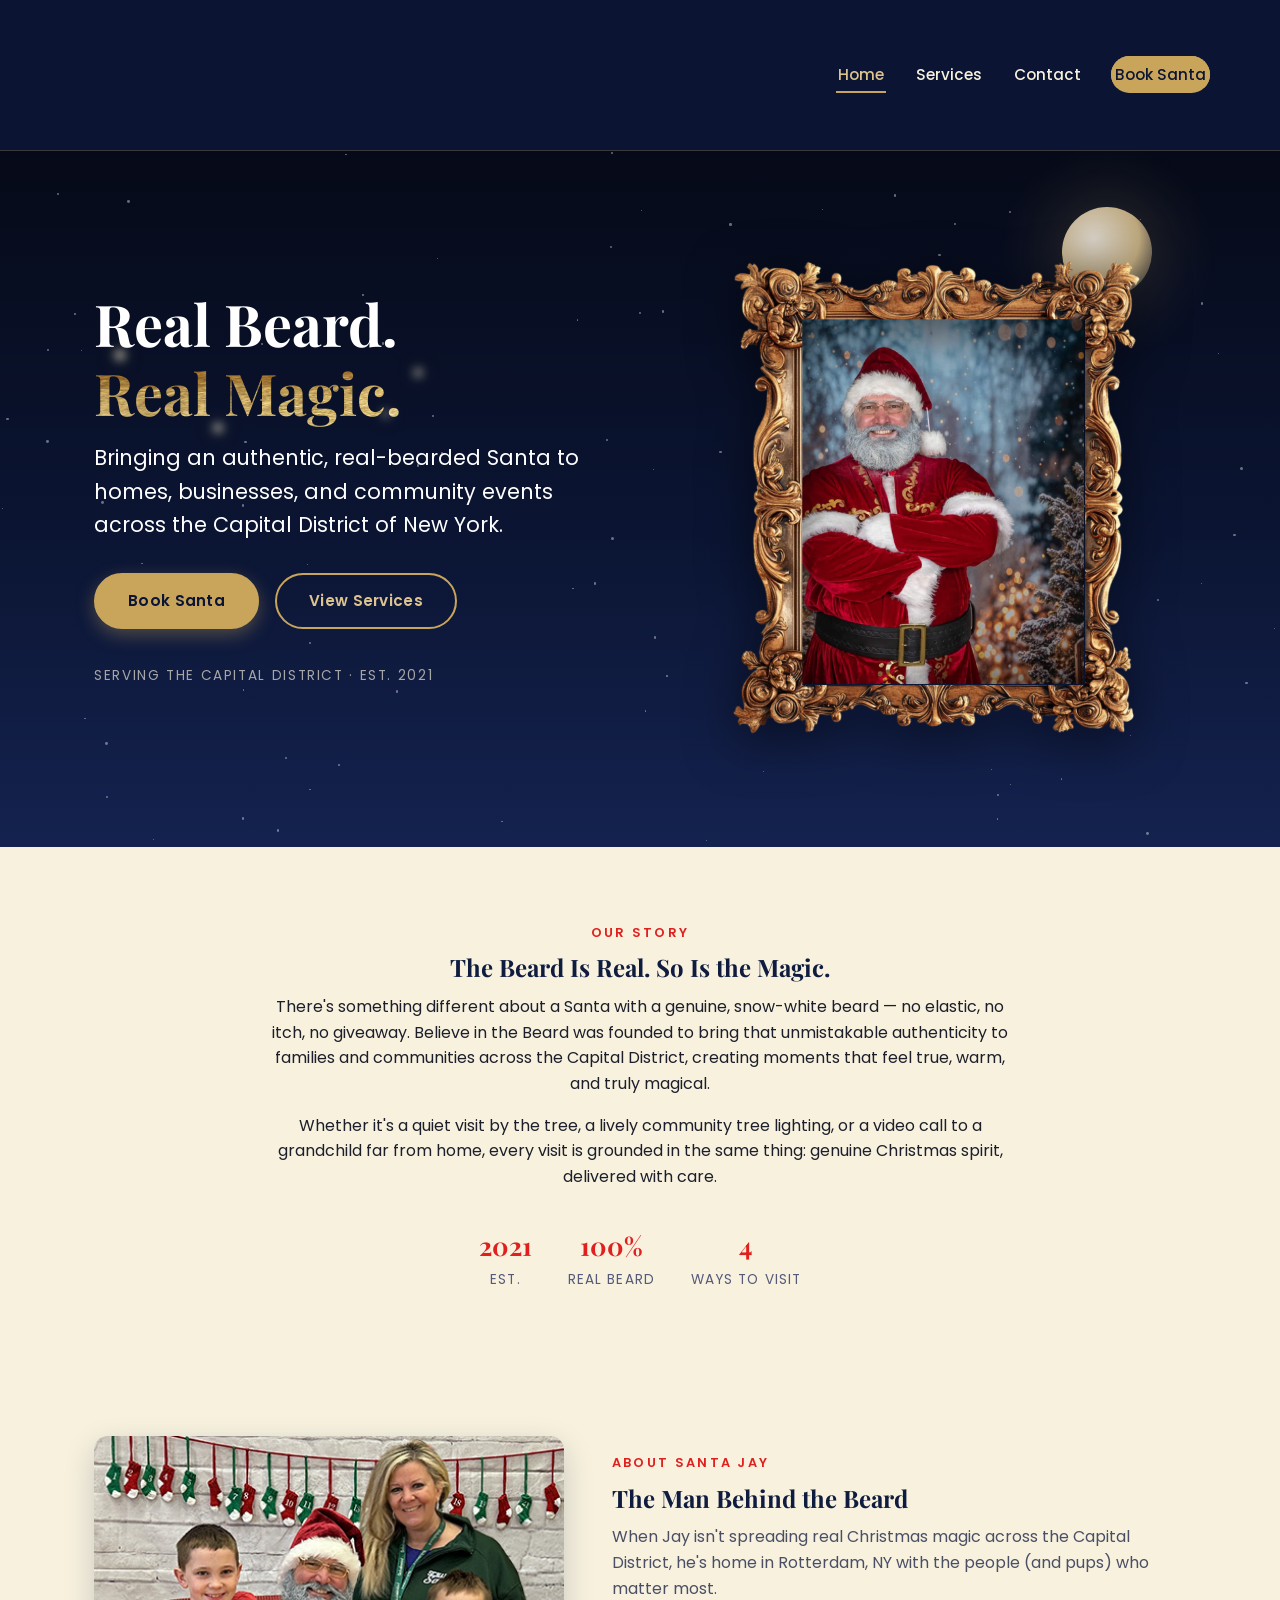
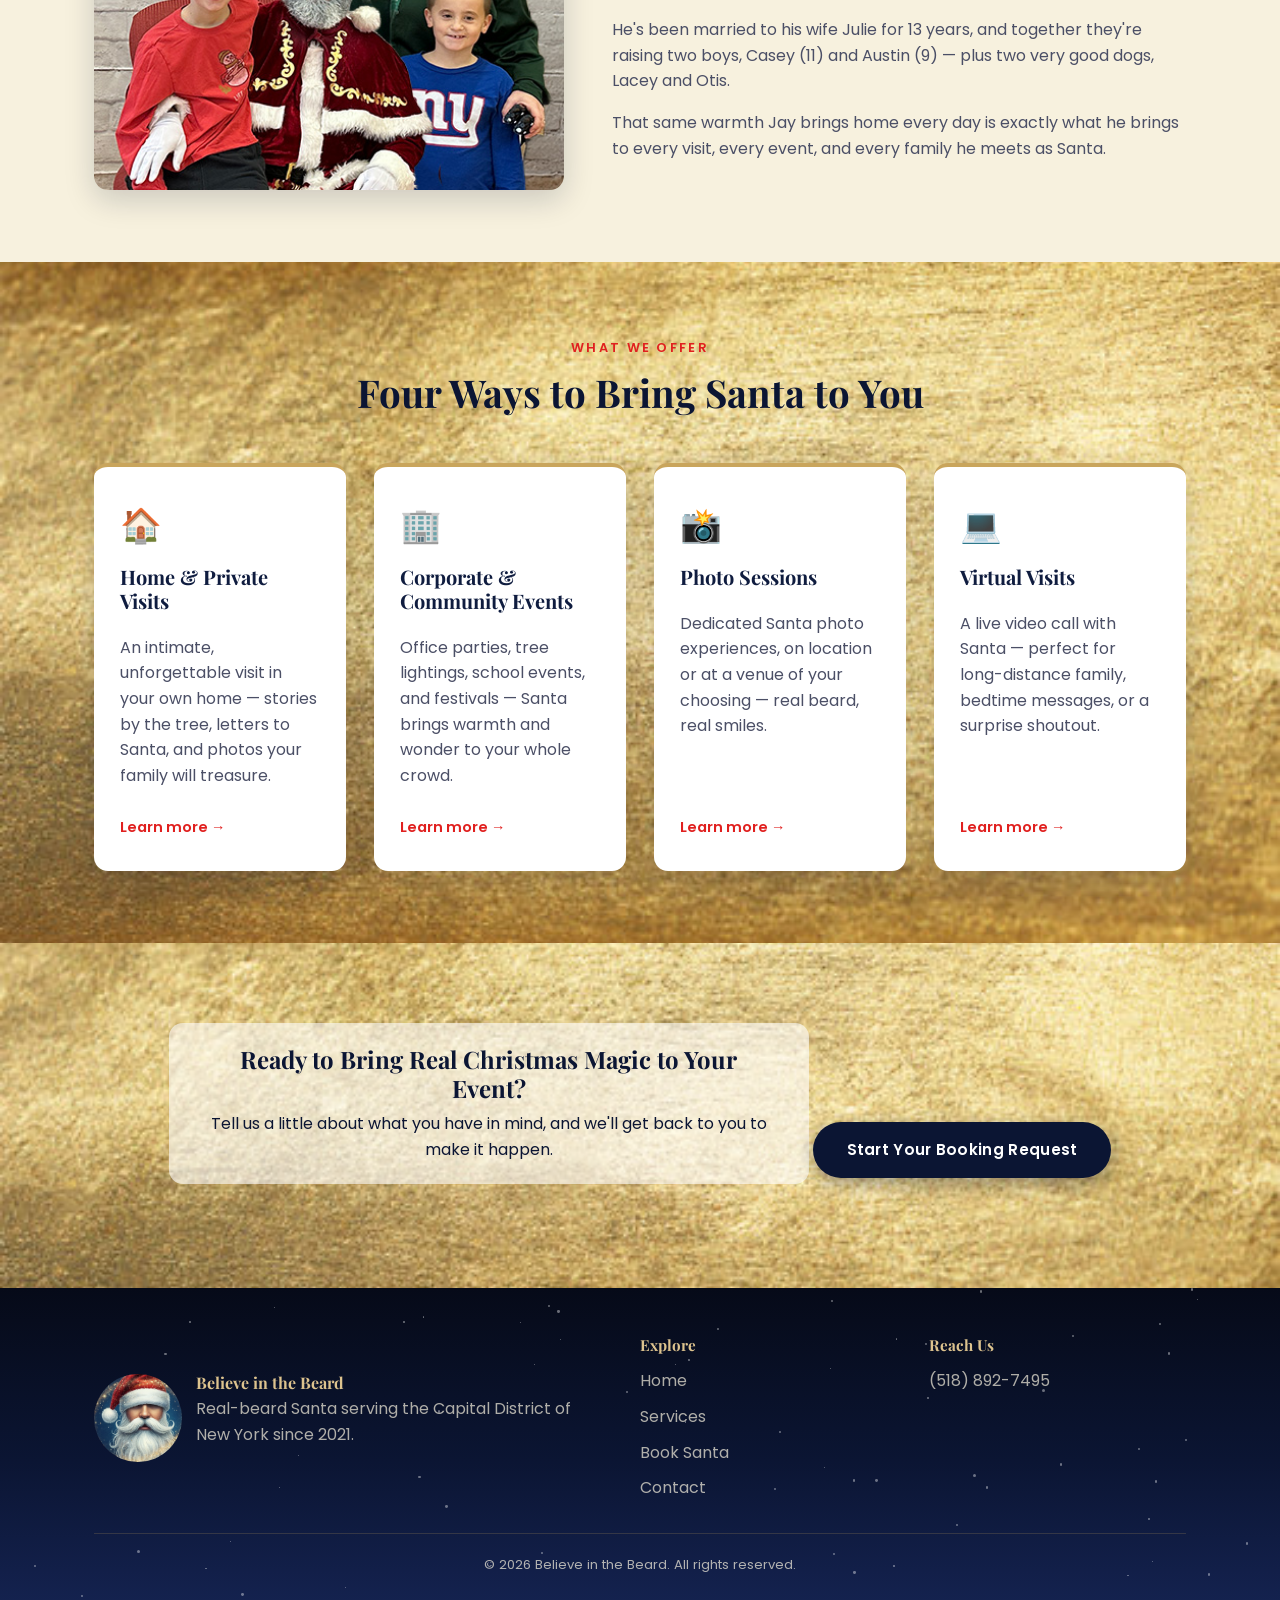
<file: index.html>
<!DOCTYPE html>
<html lang="en">
<head>
<meta charset="UTF-8">
<meta name="viewport" content="width=device-width, initial-scale=1.0">
<title>Believe in the Beard | Real-Beard Santa, Capital District NY</title>
<meta name="description" content="Believe in the Beard brings a real-beard Santa to homes, businesses, and community events across the Capital District of New York. Home visits, corporate events, photo sessions, and virtual visits.">
<meta property="og:type" content="website">
<meta property="og:site_name" content="Believe in the Beard">
<meta property="og:title" content="Believe in the Beard | Real-Beard Santa, Capital District NY">
<meta property="og:description" content="Real-beard Santa serving the Capital District of New York. Home visits, corporate events, photo sessions, and virtual visits.">
<meta property="og:url" content="http://believeinthebeard.com/">
<meta property="og:image" content="http://believeinthebeard.com/images/og-image.jpg">
<meta property="og:image:width" content="1200">
<meta property="og:image:height" content="630">
<meta name="twitter:card" content="summary_large_image">
<meta name="twitter:title" content="Believe in the Beard | Real-Beard Santa, Capital District NY">
<meta name="twitter:description" content="Real-beard Santa serving the Capital District of New York.">
<meta name="twitter:image" content="http://believeinthebeard.com/images/og-image.jpg">
<link rel="icon" href="images/logo-face.png" type="image/png">
<link rel="preconnect" href="https://fonts.googleapis.com">
<link rel="preconnect" href="https://fonts.gstatic.com" crossorigin>
<link href="https://fonts.googleapis.com/css2?family=Playfair+Display:wght@600;700&family=Poppins:wght@400;500;600;700&display=swap" rel="stylesheet">
<link rel="stylesheet" href="css/style.css?v=13">
</head>
<body>

<header class="site-header">
  <nav class="nav container">
    <a class="nav__brand" href="index.html">
      <video class="nav__brand-video" autoplay loop muted playsinline aria-label="Believe in the Beard animated logo">
        <source src="images/logo-animated.mp4?v=3" type="video/mp4">
      </video>
    </a>
    <button class="nav__toggle" aria-label="Toggle navigation" aria-expanded="false">&#9776;</button>
    <ul class="nav__links">
      <li><a href="index.html" aria-current="page">Home</a></li>
      <li><a href="services.html">Services</a></li>
      <li><a href="contact.html">Contact</a></li>
      <li><a class="nav__cta" href="booking.html">Book Santa</a></li>
    </ul>
  </nav>
</header>

<main>

  <section class="hero">
    <div class="hero__sky" aria-hidden="true">
      <div class="hero__moon"></div>
      <div data-starfield="90"></div>
      <div class="hero__sleigh-track">
        <video class="hero__sleigh" autoplay loop muted playsinline aria-label="Santa and his reindeer flying across the night sky">
          <source src="images/santa-sleigh.mp4?v=3" type="video/mp4">
        </video>
      </div>
    </div>
    <div class="container">
      <div class="hero__inner">
        <div class="hero__content">
          <h1>Real Beard.<br><em>Real Magic.<span class="sparkle sparkle--1" aria-hidden="true">✦</span><span class="sparkle sparkle--2" aria-hidden="true">✦</span><span class="sparkle sparkle--3" aria-hidden="true">✦</span><span class="sparkle sparkle--4" aria-hidden="true">✦</span></em></h1>
          <p class="hero__tagline">Bringing an authentic, real-bearded Santa to homes, businesses, and community events across the Capital District of New York.</p>
          <div class="hero__actions">
            <a class="btn btn--gold" href="booking.html">Book Santa</a>
            <a class="btn btn--outline" href="services.html">View Services</a>
          </div>
          <p class="hero__badge">Serving the Capital District &middot; Est. 2021</p>
        </div>
        <div class="photo-frame">
          <div class="photo-changer" id="photo-changer">
            <img class="photo-changer__img is-active" src="images/gallery/studio-portrait.jpg" alt="Santa posing in a snowy forest backdrop">
            <img class="photo-changer__img" src="images/gallery/home-visit-with-girl.jpg" alt="Santa with a young girl during a home visit">
            <img class="photo-changer__img" src="images/gallery/community-event-hats.jpg" alt="Santa with guests at a community event">
            <img class="photo-changer__img" src="images/gallery/home-visit-porch.jpg" alt="Santa with two children on a front porch">
            <img class="photo-changer__img" src="images/gallery/photo-session-fireplace.jpg" alt="Santa portrait in front of a decorated fireplace">
            <img class="photo-changer__img" src="images/gallery/community-event-hallway.jpg" alt="Santa with a family at a school event">
            <img class="photo-changer__img" src="images/gallery/home-visit-living-room.jpg" alt="Santa talking with a child in a living room">
            <img class="photo-changer__img" src="images/gallery/community-event-solo.jpg" alt="Santa portrait at a community event">
            <img class="photo-changer__img" src="images/gallery/community-event-portrait.jpg" alt="Santa with guests at a holiday gathering">
          </div>
          <img class="frame-overlay" src="images/frame-vintage-gold.png" alt="" aria-hidden="true">
        </div>
      </div>
    </div>
  </section>

  <section class="section">
    <div class="container">
      <div class="intro">
        <span class="eyebrow">Our Story</span>
        <h2>The Beard Is Real. So Is the Magic.</h2>
        <p>There's something different about a Santa with a genuine, snow-white beard — no elastic, no itch, no giveaway. Believe in the Beard was founded to bring that unmistakable authenticity to families and communities across the Capital District, creating moments that feel true, warm, and truly magical.</p>
        <p>Whether it's a quiet visit by the tree, a lively community tree lighting, or a video call to a grandchild far from home, every visit is grounded in the same thing: genuine Christmas spirit, delivered with care.</p>
        <div class="intro__meta">
          <div>
            <strong>2021</strong>
            <span>Est.</span>
          </div>
          <div>
            <strong>100%</strong>
            <span>Real Beard</span>
          </div>
          <div>
            <strong>4</strong>
            <span>Ways to Visit</span>
          </div>
        </div>
      </div>
    </div>
  </section>

  <section class="section">
    <div class="container">
      <div class="about-santa">
        <div class="about-santa__photo">
          <img src="images/santa-jay-family.jpg" alt="Santa Jay with his wife Julie and sons Casey and Austin">
        </div>
        <div class="about-santa__content">
          <span class="eyebrow">About Santa Jay</span>
          <h2>The Man Behind the Beard</h2>
          <p>When Jay isn't spreading real Christmas magic across the Capital District, he's home in Rotterdam, NY with the people (and pups) who matter most.</p>
          <p>He's been married to his wife Julie for 13 years, and together they're raising two boys, Casey (11) and Austin (9) — plus two very good dogs, Lacey and Otis.</p>
          <p>That same warmth Jay brings home every day is exactly what he brings to every visit, every event, and every family he meets as Santa.</p>
        </div>
      </div>
    </div>
  </section>

  <section class="section section--navy" id="services">
    <div class="container">
      <div class="section-heading">
        <span class="eyebrow">What We Offer</span>
        <h2>Four Ways to Bring Santa to You</h2>
      </div>
      <div class="cards">
        <div class="card">
          <div class="card__icon">🏠</div>
          <h3>Home &amp; Private Visits</h3>
          <p>An intimate, unforgettable visit in your own home — stories by the tree, letters to Santa, and photos your family will treasure.</p>
          <a href="services.html#home-visits">Learn more &rarr;</a>
        </div>
        <div class="card">
          <div class="card__icon">🏢</div>
          <h3>Corporate &amp; Community Events</h3>
          <p>Office parties, tree lightings, school events, and festivals — Santa brings warmth and wonder to your whole crowd.</p>
          <a href="services.html#corporate-events">Learn more &rarr;</a>
        </div>
        <div class="card">
          <div class="card__icon">📸</div>
          <h3>Photo Sessions</h3>
          <p>Dedicated Santa photo experiences, on location or at a venue of your choosing — real beard, real smiles.</p>
          <a href="services.html#photo-sessions">Learn more &rarr;</a>
        </div>
        <div class="card">
          <div class="card__icon">💻</div>
          <h3>Virtual Visits</h3>
          <p>A live video call with Santa — perfect for long-distance family, bedtime messages, or a surprise shoutout.</p>
          <a href="services.html#virtual-visits">Learn more &rarr;</a>
        </div>
      </div>
    </div>
  </section>

  <section class="cta-section">
    <div class="container">
      <div class="cta-banner">
        <div class="cta-banner__text">
          <h2>Ready to Bring Real Christmas Magic to Your Event?</h2>
          <p>Tell us a little about what you have in mind, and we'll get back to you to make it happen.</p>
        </div>
        <a class="btn btn--navy" href="booking.html">Start Your Booking Request</a>
      </div>
    </div>
  </section>

</main>

<footer class="site-footer">
  <div class="starry-bg" aria-hidden="true">
    <div data-starfield="60"></div>
  </div>
  <div class="container">
    <div class="footer-grid">
      <div class="footer-brand">
        <img src="images/logo-face.png" alt="Believe in the Beard logo">
        <div>
          <h4>Believe in the Beard</h4>
          <p>Real-beard Santa serving the Capital District of New York since 2021.</p>
        </div>
      </div>
      <div class="footer-col">
        <h4>Explore</h4>
        <ul>
          <li><a href="index.html">Home</a></li>
          <li><a href="services.html">Services</a></li>
          <li><a href="booking.html">Book Santa</a></li>
          <li><a href="contact.html">Contact</a></li>
        </ul>
      </div>
      <div class="footer-col">
        <h4>Reach Us</h4>
        <ul>
          <li><a href="tel:+15188927495">(518) 892-7495</a></li>
        </ul>
      </div>
    </div>
    <div class="footer-bottom">
      &copy; <span id="year"></span> Believe in the Beard. All rights reserved.
    </div>
  </div>
</footer>

<script src="js/main.js"></script>
</body>
</html>
</file>
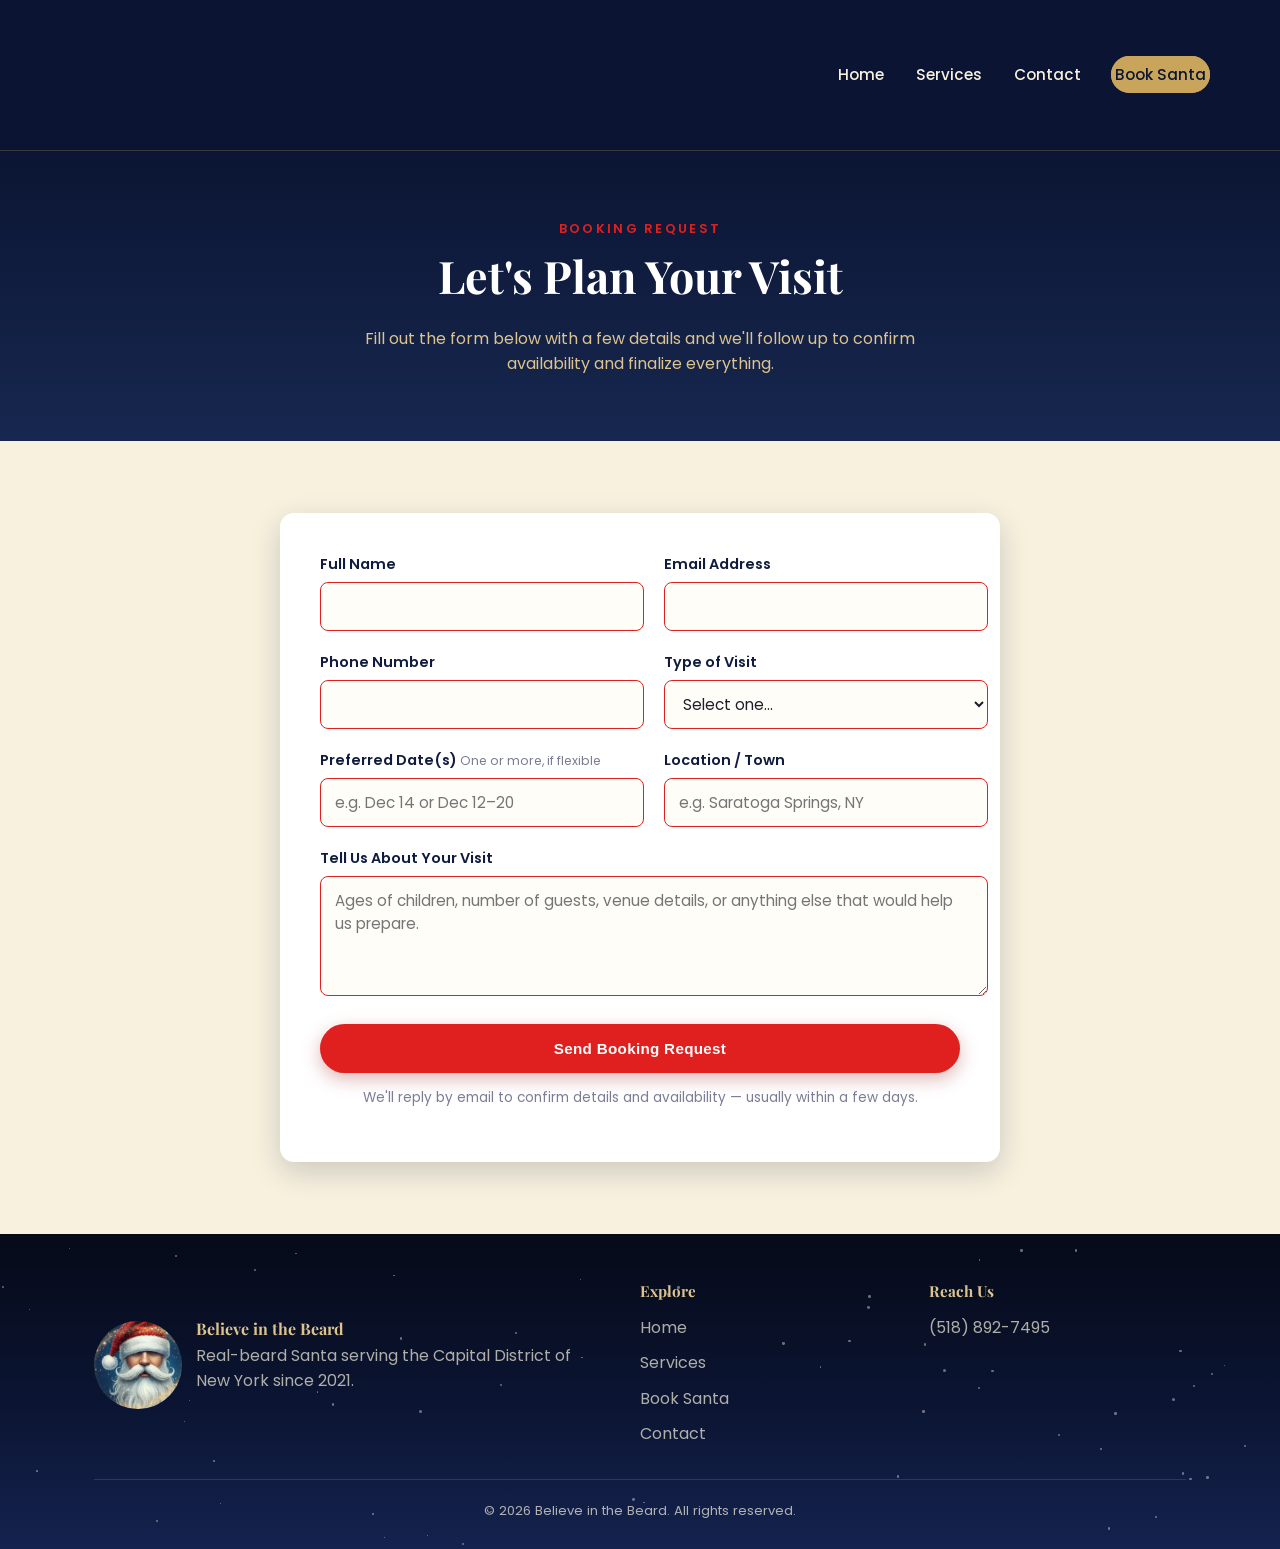
<file: booking.html>
<!DOCTYPE html>
<html lang="en">
<head>
<meta charset="UTF-8">
<meta name="viewport" content="width=device-width, initial-scale=1.0">
<title>Book Santa | Believe in the Beard</title>
<meta name="description" content="Request a real-beard Santa visit — home visits, corporate and community events, photo sessions, or virtual visits — in the Capital District of New York.">
<meta property="og:type" content="website">
<meta property="og:site_name" content="Believe in the Beard">
<meta property="og:title" content="Book Santa | Believe in the Beard">
<meta property="og:description" content="Request a real-beard Santa visit in the Capital District of New York.">
<meta property="og:url" content="http://believeinthebeard.com/booking.html">
<meta property="og:image" content="http://believeinthebeard.com/images/og-image.jpg">
<meta property="og:image:width" content="1200">
<meta property="og:image:height" content="630">
<meta name="twitter:card" content="summary_large_image">
<meta name="twitter:title" content="Book Santa | Believe in the Beard">
<meta name="twitter:image" content="http://believeinthebeard.com/images/og-image.jpg">
<link rel="icon" href="images/logo-face.png" type="image/png">
<link rel="preconnect" href="https://fonts.googleapis.com">
<link rel="preconnect" href="https://fonts.gstatic.com" crossorigin>
<link href="https://fonts.googleapis.com/css2?family=Playfair+Display:wght@600;700&family=Poppins:wght@400;500;600;700&display=swap" rel="stylesheet">
<link rel="stylesheet" href="css/style.css?v=13">
</head>
<body>

<header class="site-header">
  <nav class="nav container">
    <a class="nav__brand" href="index.html">
      <video class="nav__brand-video" autoplay loop muted playsinline aria-label="Believe in the Beard animated logo">
        <source src="images/logo-animated.mp4?v=3" type="video/mp4">
      </video>
    </a>
    <button class="nav__toggle" aria-label="Toggle navigation" aria-expanded="false">&#9776;</button>
    <ul class="nav__links">
      <li><a href="index.html">Home</a></li>
      <li><a href="services.html">Services</a></li>
      <li><a href="contact.html">Contact</a></li>
      <li><a class="nav__cta" href="booking.html" aria-current="page">Book Santa</a></li>
    </ul>
  </nav>
</header>

<main>

  <section class="page-hero">
    <div class="container">
      <span class="eyebrow">Booking Request</span>
      <h1>Let's Plan Your Visit</h1>
      <p>Fill out the form below with a few details and we'll follow up to confirm availability and finalize everything.</p>
    </div>
  </section>

  <section class="section">
    <div class="container">
      <div class="form-card">

        <form id="booking-form" action="https://formspree.io/f/xljdrqka" method="POST">

          <input type="hidden" name="_subject" value="New booking request — Believe in the Beard">
          <input type="text" name="_gotcha" style="display:none">

          <div class="form-grid">

            <div class="form-field">
              <label for="name">Full Name</label>
              <input type="text" id="name" name="name" required>
            </div>

            <div class="form-field">
              <label for="email">Email Address</label>
              <input type="email" id="email" name="email" required>
            </div>

            <div class="form-field">
              <label for="phone">Phone Number</label>
              <input type="tel" id="phone" name="phone">
            </div>

            <div class="form-field">
              <label for="service">Type of Visit</label>
              <select id="service" name="service" required>
                <option value="" disabled selected>Select one&hellip;</option>
                <option value="home-visits">Home &amp; Private Visit</option>
                <option value="corporate-events">Corporate &amp; Community Event</option>
                <option value="photo-sessions">Photo Session</option>
                <option value="virtual-visits">Virtual Visit</option>
                <option value="not-sure">Not sure yet</option>
              </select>
            </div>

            <div class="form-field">
              <label for="date">Preferred Date(s) <span class="hint">One or more, if flexible</span></label>
              <input type="text" id="date" name="preferred_date" placeholder="e.g. Dec 14 or Dec 12–20">
            </div>

            <div class="form-field">
              <label for="location">Location / Town</label>
              <input type="text" id="location" name="location" placeholder="e.g. Saratoga Springs, NY">
            </div>

            <div class="form-field form-field--full">
              <label for="details">Tell Us About Your Visit</label>
              <textarea id="details" name="details" placeholder="Ages of children, number of guests, venue details, or anything else that would help us prepare."></textarea>
            </div>

          </div>

          <div class="form-submit">
            <button type="submit" class="btn btn--red btn--block">Send Booking Request</button>
          </div>

          <p class="form-note">We'll reply by email to confirm details and availability — usually within a few days.</p>

        </form>
      </div>
    </div>
  </section>

</main>

<footer class="site-footer">
  <div class="starry-bg" aria-hidden="true">
    <div data-starfield="60"></div>
  </div>
  <div class="container">
    <div class="footer-grid">
      <div class="footer-brand">
        <img src="images/logo-face.png" alt="Believe in the Beard logo">
        <div>
          <h4>Believe in the Beard</h4>
          <p>Real-beard Santa serving the Capital District of New York since 2021.</p>
        </div>
      </div>
      <div class="footer-col">
        <h4>Explore</h4>
        <ul>
          <li><a href="index.html">Home</a></li>
          <li><a href="services.html">Services</a></li>
          <li><a href="booking.html">Book Santa</a></li>
          <li><a href="contact.html">Contact</a></li>
        </ul>
      </div>
      <div class="footer-col">
        <h4>Reach Us</h4>
        <ul>
          <li><a href="tel:+15188927495">(518) 892-7495</a></li>
        </ul>
      </div>
    </div>
    <div class="footer-bottom">
      &copy; <span id="year"></span> Believe in the Beard. All rights reserved.
    </div>
  </div>
</footer>

<script src="js/main.js"></script>
</body>
</html>
</file>
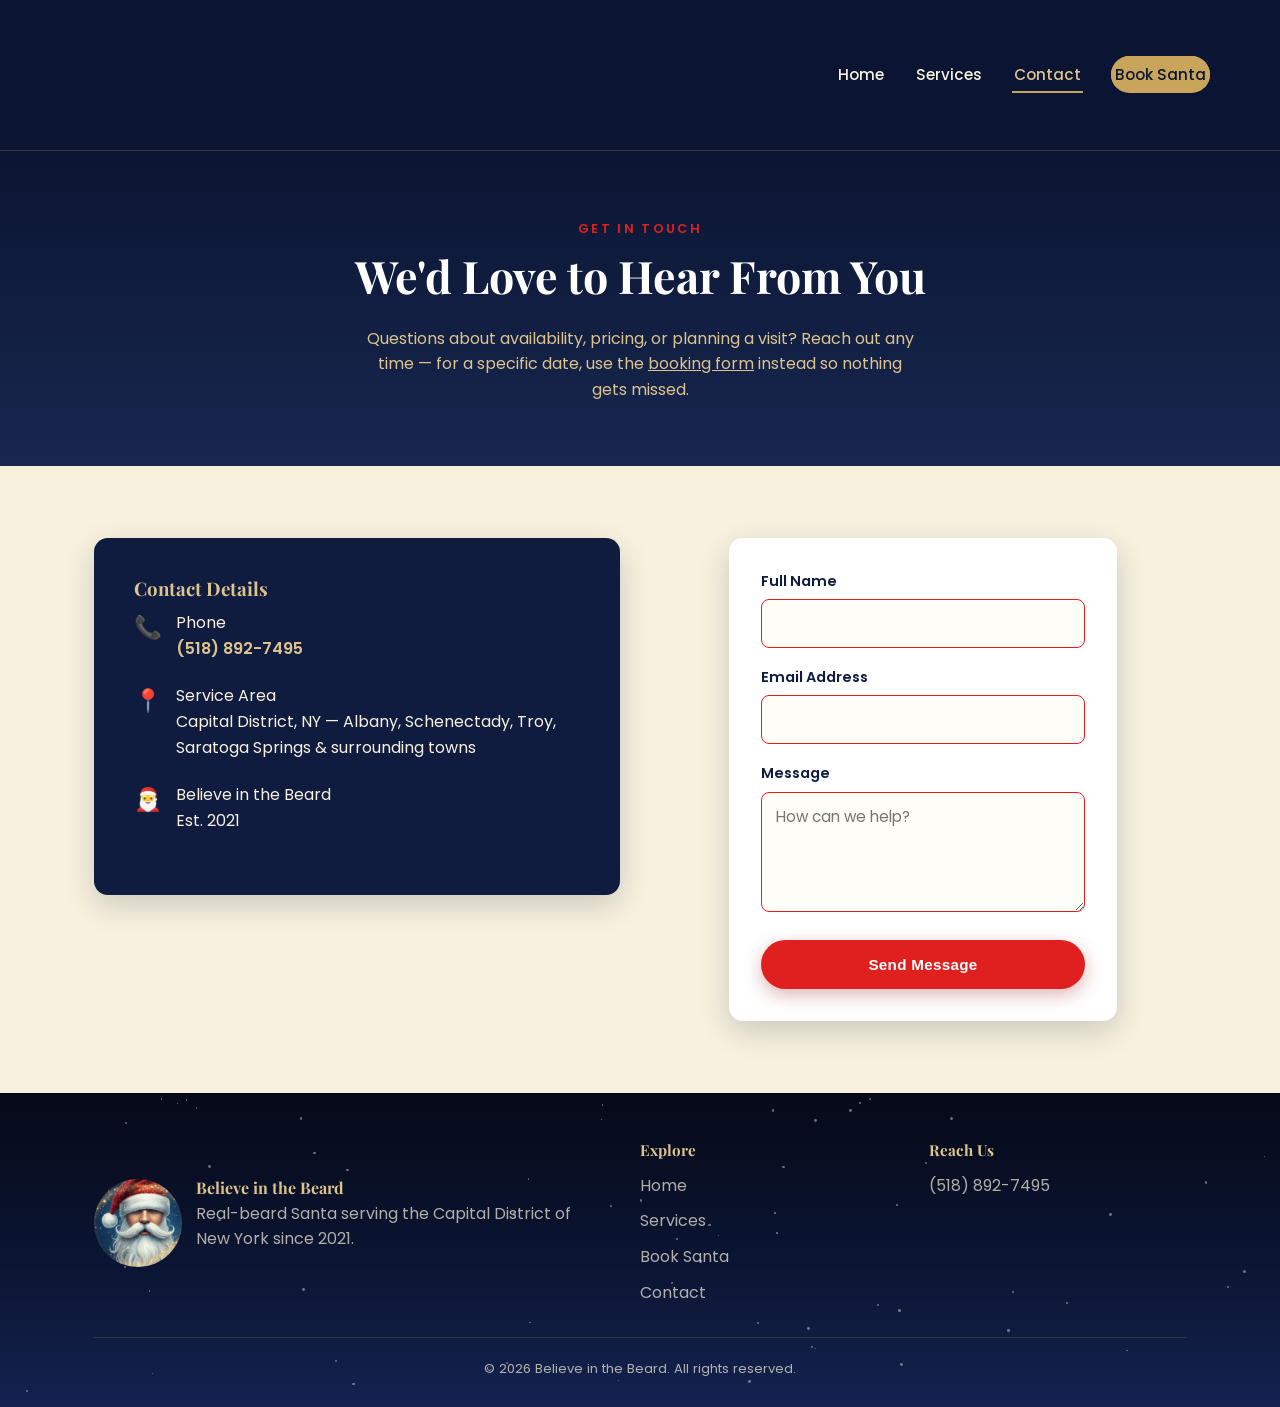
<file: contact.html>
<!DOCTYPE html>
<html lang="en">
<head>
<meta charset="UTF-8">
<meta name="viewport" content="width=device-width, initial-scale=1.0">
<title>Contact | Believe in the Beard</title>
<meta name="description" content="Get in touch with Believe in the Beard, a real-beard Santa serving the Capital District of New York.">
<meta property="og:type" content="website">
<meta property="og:site_name" content="Believe in the Beard">
<meta property="og:title" content="Contact | Believe in the Beard">
<meta property="og:description" content="Get in touch with Believe in the Beard, a real-beard Santa serving the Capital District of New York.">
<meta property="og:url" content="http://believeinthebeard.com/contact.html">
<meta property="og:image" content="http://believeinthebeard.com/images/og-image.jpg">
<meta property="og:image:width" content="1200">
<meta property="og:image:height" content="630">
<meta name="twitter:card" content="summary_large_image">
<meta name="twitter:title" content="Contact | Believe in the Beard">
<meta name="twitter:image" content="http://believeinthebeard.com/images/og-image.jpg">
<link rel="icon" href="images/logo-face.png" type="image/png">
<link rel="preconnect" href="https://fonts.googleapis.com">
<link rel="preconnect" href="https://fonts.gstatic.com" crossorigin>
<link href="https://fonts.googleapis.com/css2?family=Playfair+Display:wght@600;700&family=Poppins:wght@400;500;600;700&display=swap" rel="stylesheet">
<link rel="stylesheet" href="css/style.css?v=13">
</head>
<body>

<header class="site-header">
  <nav class="nav container">
    <a class="nav__brand" href="index.html">
      <video class="nav__brand-video" autoplay loop muted playsinline aria-label="Believe in the Beard animated logo">
        <source src="images/logo-animated.mp4?v=3" type="video/mp4">
      </video>
    </a>
    <button class="nav__toggle" aria-label="Toggle navigation" aria-expanded="false">&#9776;</button>
    <ul class="nav__links">
      <li><a href="index.html">Home</a></li>
      <li><a href="services.html">Services</a></li>
      <li><a href="contact.html" aria-current="page">Contact</a></li>
      <li><a class="nav__cta" href="booking.html">Book Santa</a></li>
    </ul>
  </nav>
</header>

<main>

  <section class="page-hero">
    <div class="container">
      <span class="eyebrow">Get in Touch</span>
      <h1>We'd Love to Hear From You</h1>
      <p>Questions about availability, pricing, or planning a visit? Reach out any time — for a specific date, use the <a href="booking.html" style="color:var(--gold-light); text-decoration:underline;">booking form</a> instead so nothing gets missed.</p>
    </div>
  </section>

  <section class="section">
    <div class="container">
      <div class="contact-grid">

        <div class="contact-info">
          <h3>Contact Details</h3>

          <div class="contact-info__item">
            <span class="icon">📞</span>
            <div>
              <div>Phone</div>
              <a href="tel:+15188927495">(518) 892-7495</a>
            </div>
          </div>

          <div class="contact-info__item">
            <span class="icon">📍</span>
            <div>
              <div>Service Area</div>
              <div>Capital District, NY — Albany, Schenectady, Troy, Saratoga Springs &amp; surrounding towns</div>
            </div>
          </div>

          <div class="contact-info__item">
            <span class="icon">🎅</span>
            <div>
              <div>Believe in the Beard</div>
              <div>Est. 2021</div>
            </div>
          </div>
        </div>

        <div class="form-card" style="padding:32px;">
          <form id="contact-form" action="https://formspree.io/f/xljdrqka" method="POST">

            <input type="hidden" name="_subject" value="New general inquiry — Believe in the Beard">
            <input type="text" name="_gotcha" style="display:none">

            <div class="form-field" style="margin-bottom:18px;">
              <label for="c-name">Full Name</label>
              <input type="text" id="c-name" name="name" required>
            </div>

            <div class="form-field" style="margin-bottom:18px;">
              <label for="c-email">Email Address</label>
              <input type="email" id="c-email" name="email" required>
            </div>

            <div class="form-field" style="margin-bottom:18px;">
              <label for="c-message">Message</label>
              <textarea id="c-message" name="message" required placeholder="How can we help?"></textarea>
            </div>

            <div class="form-submit">
              <button type="submit" class="btn btn--red btn--block">Send Message</button>
            </div>
          </form>
        </div>

      </div>
    </div>
  </section>

</main>

<footer class="site-footer">
  <div class="starry-bg" aria-hidden="true">
    <div data-starfield="60"></div>
  </div>
  <div class="container">
    <div class="footer-grid">
      <div class="footer-brand">
        <img src="images/logo-face.png" alt="Believe in the Beard logo">
        <div>
          <h4>Believe in the Beard</h4>
          <p>Real-beard Santa serving the Capital District of New York since 2021.</p>
        </div>
      </div>
      <div class="footer-col">
        <h4>Explore</h4>
        <ul>
          <li><a href="index.html">Home</a></li>
          <li><a href="services.html">Services</a></li>
          <li><a href="booking.html">Book Santa</a></li>
          <li><a href="contact.html">Contact</a></li>
        </ul>
      </div>
      <div class="footer-col">
        <h4>Reach Us</h4>
        <ul>
          <li><a href="tel:+15188927495">(518) 892-7495</a></li>
        </ul>
      </div>
    </div>
    <div class="footer-bottom">
      &copy; <span id="year"></span> Believe in the Beard. All rights reserved.
    </div>
  </div>
</footer>

<script src="js/main.js"></script>
</body>
</html>
</file>
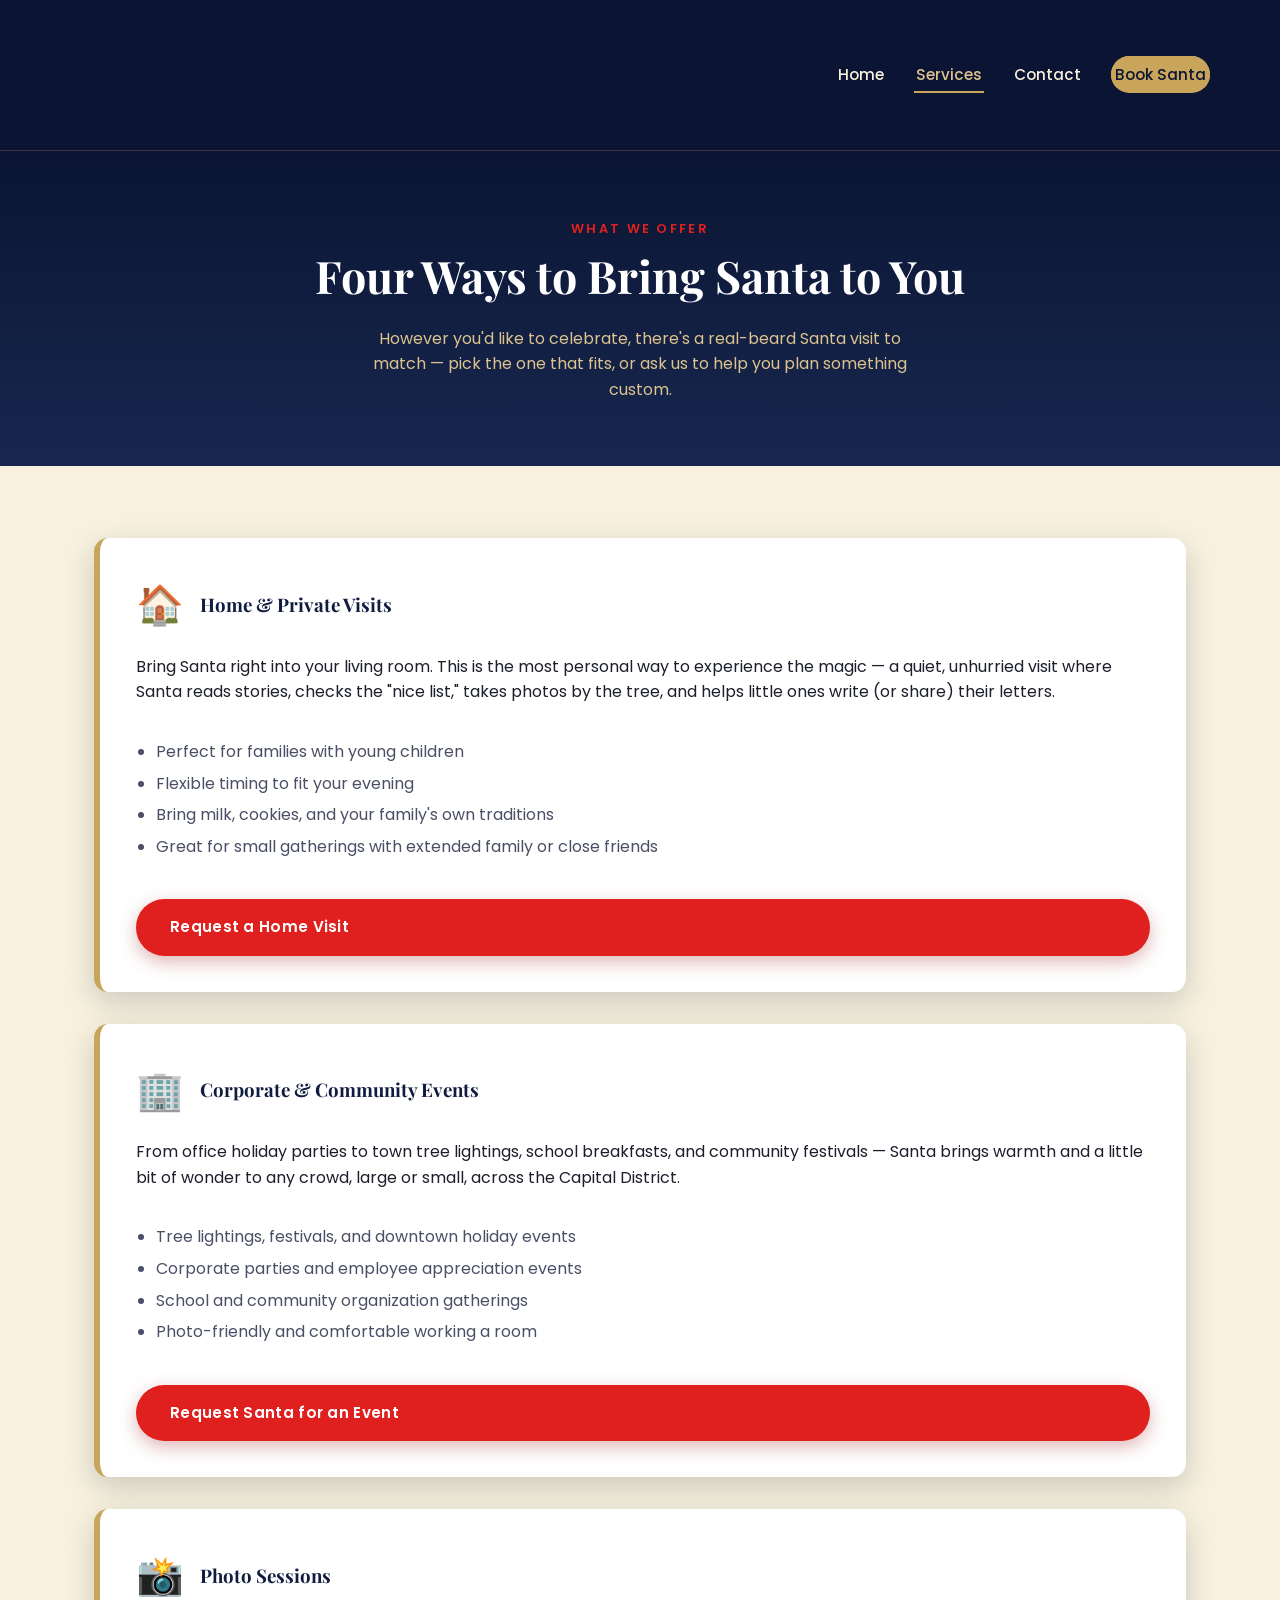
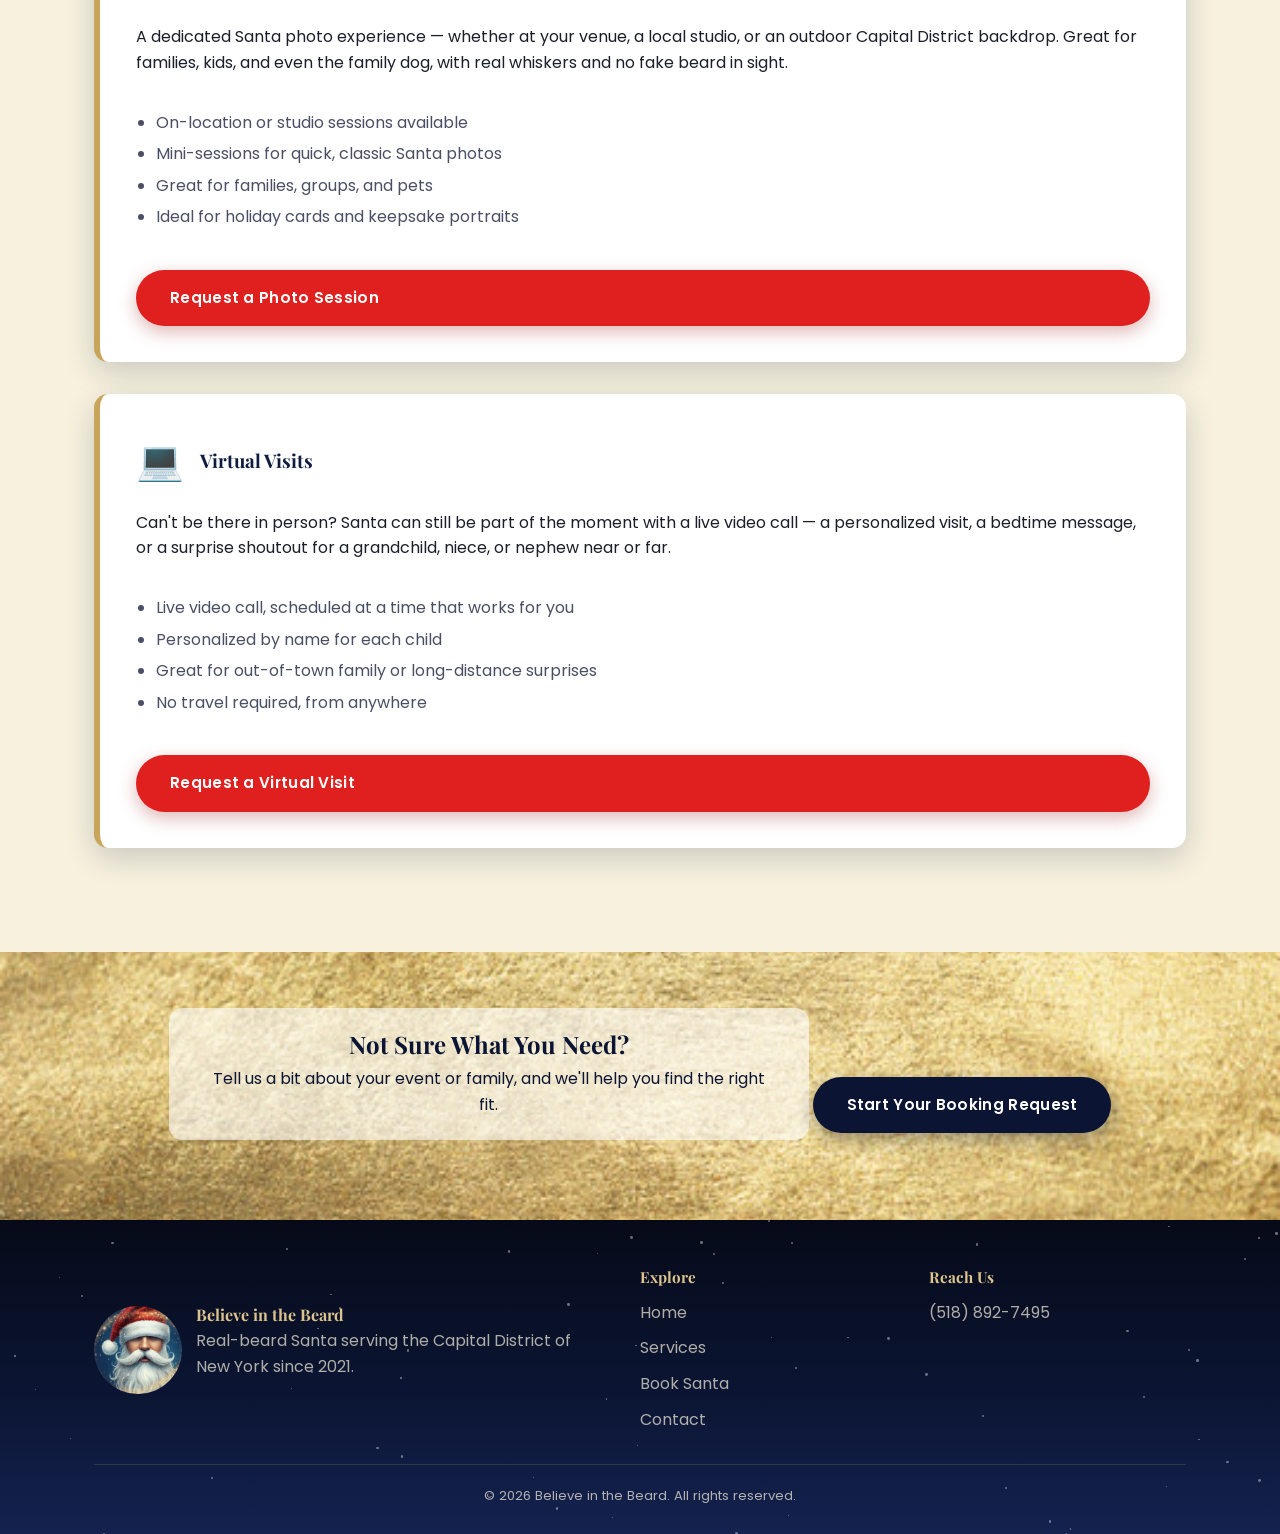
<file: services.html>
<!DOCTYPE html>
<html lang="en">
<head>
<meta charset="UTF-8">
<meta name="viewport" content="width=device-width, initial-scale=1.0">
<title>Services | Believe in the Beard</title>
<meta name="description" content="Home visits, corporate and community events, photo sessions, and virtual visits with a real-beard Santa in the Capital District of New York.">
<meta property="og:type" content="website">
<meta property="og:site_name" content="Believe in the Beard">
<meta property="og:title" content="Services | Believe in the Beard">
<meta property="og:description" content="Home visits, corporate and community events, photo sessions, and virtual visits with a real-beard Santa.">
<meta property="og:url" content="http://believeinthebeard.com/services.html">
<meta property="og:image" content="http://believeinthebeard.com/images/og-image.jpg">
<meta property="og:image:width" content="1200">
<meta property="og:image:height" content="630">
<meta name="twitter:card" content="summary_large_image">
<meta name="twitter:title" content="Services | Believe in the Beard">
<meta name="twitter:image" content="http://believeinthebeard.com/images/og-image.jpg">
<link rel="icon" href="images/logo-face.png" type="image/png">
<link rel="preconnect" href="https://fonts.googleapis.com">
<link rel="preconnect" href="https://fonts.gstatic.com" crossorigin>
<link href="https://fonts.googleapis.com/css2?family=Playfair+Display:wght@600;700&family=Poppins:wght@400;500;600;700&display=swap" rel="stylesheet">
<link rel="stylesheet" href="css/style.css?v=13">
</head>
<body>

<header class="site-header">
  <nav class="nav container">
    <a class="nav__brand" href="index.html">
      <video class="nav__brand-video" autoplay loop muted playsinline aria-label="Believe in the Beard animated logo">
        <source src="images/logo-animated.mp4?v=3" type="video/mp4">
      </video>
    </a>
    <button class="nav__toggle" aria-label="Toggle navigation" aria-expanded="false">&#9776;</button>
    <ul class="nav__links">
      <li><a href="index.html">Home</a></li>
      <li><a href="services.html" aria-current="page">Services</a></li>
      <li><a href="contact.html">Contact</a></li>
      <li><a class="nav__cta" href="booking.html">Book Santa</a></li>
    </ul>
  </nav>
</header>

<main>

  <section class="page-hero">
    <div class="container">
      <span class="eyebrow">What We Offer</span>
      <h1>Four Ways to Bring Santa to You</h1>
      <p>However you'd like to celebrate, there's a real-beard Santa visit to match — pick the one that fits, or ask us to help you plan something custom.</p>
    </div>
  </section>

  <section class="section">
    <div class="container">

      <article class="service-detail" id="home-visits">
        <div class="service-detail__header">
          <span class="card__icon">🏠</span>
          <h3>Home &amp; Private Visits</h3>
        </div>
        <p>Bring Santa right into your living room. This is the most personal way to experience the magic — a quiet, unhurried visit where Santa reads stories, checks the "nice list," takes photos by the tree, and helps little ones write (or share) their letters.</p>
        <ul>
          <li>Perfect for families with young children</li>
          <li>Flexible timing to fit your evening</li>
          <li>Bring milk, cookies, and your family's own traditions</li>
          <li>Great for small gatherings with extended family or close friends</li>
        </ul>
        <a class="btn btn--red" href="booking.html?service=home-visits">Request a Home Visit</a>
      </article>

      <article class="service-detail" id="corporate-events">
        <div class="service-detail__header">
          <span class="card__icon">🏢</span>
          <h3>Corporate &amp; Community Events</h3>
        </div>
        <p>From office holiday parties to town tree lightings, school breakfasts, and community festivals — Santa brings warmth and a little bit of wonder to any crowd, large or small, across the Capital District.</p>
        <ul>
          <li>Tree lightings, festivals, and downtown holiday events</li>
          <li>Corporate parties and employee appreciation events</li>
          <li>School and community organization gatherings</li>
          <li>Photo-friendly and comfortable working a room</li>
        </ul>
        <a class="btn btn--red" href="booking.html?service=corporate-events">Request Santa for an Event</a>
      </article>

      <article class="service-detail" id="photo-sessions">
        <div class="service-detail__header">
          <span class="card__icon">📸</span>
          <h3>Photo Sessions</h3>
        </div>
        <p>A dedicated Santa photo experience — whether at your venue, a local studio, or an outdoor Capital District backdrop. Great for families, kids, and even the family dog, with real whiskers and no fake beard in sight.</p>
        <ul>
          <li>On-location or studio sessions available</li>
          <li>Mini-sessions for quick, classic Santa photos</li>
          <li>Great for families, groups, and pets</li>
          <li>Ideal for holiday cards and keepsake portraits</li>
        </ul>
        <a class="btn btn--red" href="booking.html?service=photo-sessions">Request a Photo Session</a>
      </article>

      <article class="service-detail" id="virtual-visits">
        <div class="service-detail__header">
          <span class="card__icon">💻</span>
          <h3>Virtual Visits</h3>
        </div>
        <p>Can't be there in person? Santa can still be part of the moment with a live video call — a personalized visit, a bedtime message, or a surprise shoutout for a grandchild, niece, or nephew near or far.</p>
        <ul>
          <li>Live video call, scheduled at a time that works for you</li>
          <li>Personalized by name for each child</li>
          <li>Great for out-of-town family or long-distance surprises</li>
          <li>No travel required, from anywhere</li>
        </ul>
        <a class="btn btn--red" href="booking.html?service=virtual-visits">Request a Virtual Visit</a>
      </article>

    </div>
  </section>

  <section class="cta-section cta-section--tight">
    <div class="container">
      <div class="cta-banner">
        <div class="cta-banner__text">
          <h2>Not Sure What You Need?</h2>
          <p>Tell us a bit about your event or family, and we'll help you find the right fit.</p>
        </div>
        <a class="btn btn--navy" href="booking.html">Start Your Booking Request</a>
      </div>
    </div>
  </section>

</main>

<footer class="site-footer">
  <div class="starry-bg" aria-hidden="true">
    <div data-starfield="60"></div>
  </div>
  <div class="container">
    <div class="footer-grid">
      <div class="footer-brand">
        <img src="images/logo-face.png" alt="Believe in the Beard logo">
        <div>
          <h4>Believe in the Beard</h4>
          <p>Real-beard Santa serving the Capital District of New York since 2021.</p>
        </div>
      </div>
      <div class="footer-col">
        <h4>Explore</h4>
        <ul>
          <li><a href="index.html">Home</a></li>
          <li><a href="services.html">Services</a></li>
          <li><a href="booking.html">Book Santa</a></li>
          <li><a href="contact.html">Contact</a></li>
        </ul>
      </div>
      <div class="footer-col">
        <h4>Reach Us</h4>
        <ul>
          <li><a href="tel:+15188927495">(518) 892-7495</a></li>
        </ul>
      </div>
    </div>
    <div class="footer-bottom">
      &copy; <span id="year"></span> Believe in the Beard. All rights reserved.
    </div>
  </div>
</footer>

<script src="js/main.js"></script>
</body>
</html>
</file>
<file: css/style.css>
/* ==========================================================================
   Believe in the Beard — shared styles
   Palette pulled from the logo: deep navy, warm gold, cream, Santa red.
   ========================================================================== */

:root {
  --navy-900: #0b1533;
  --navy-800: #0f1c3f;
  --navy-700: #17274f;
  --gold: #c9a55c;
  --gold-light: #ddc38e;
  --cream: #f7f1de;
  --red: #e0201f;
  --red-dark: #b3110f;
  --white: #ffffff;
  --text-dark: #1c1f2b;
  --shadow: 0 10px 30px rgba(11, 21, 51, 0.18);
  --radius: 14px;
  --serif: "Playfair Display", Georgia, "Times New Roman", serif;
  --sans: "Poppins", "Segoe UI", Helvetica, Arial, sans-serif;
}

* {
  box-sizing: border-box;
}

html {
  scroll-behavior: smooth;
}

body {
  margin: 0;
  font-family: var(--sans);
  color: var(--text-dark);
  background: var(--cream);
  line-height: 1.6;
}

img {
  max-width: 100%;
  display: block;
}

a {
  color: inherit;
  text-decoration: none;
}

h1, h2, h3, h4 {
  font-family: var(--serif);
  margin: 0 0 0.5em;
  line-height: 1.2;
}

p {
  margin: 0 0 1em;
}

.container {
  width: 100%;
  max-width: 1140px;
  margin: 0 auto;
  padding: 0 24px;
}

.section {
  padding: 72px 0;
}

.section--tight {
  padding: 48px 0;
}

.section--navy {
  position: relative;
  background-image: url("../images/gold-bg.jpg");
  background-size: cover;
  background-position: center;
  color: var(--navy-900);
  overflow: hidden;
  isolation: isolate;
}

.section--navy > .container {
  position: relative;
  z-index: 2;
}

.starry-bg {
  position: absolute;
  inset: 0;
  z-index: 0;
  overflow: hidden;
  pointer-events: none;
}

.section--navy h2,
.section--navy h3 {
  color: var(--navy-900);
}

.eyebrow {
  display: inline-block;
  font-family: var(--sans);
  font-size: 0.8rem;
  letter-spacing: 0.18em;
  text-transform: uppercase;
  color: var(--red);
  font-weight: 600;
  margin-bottom: 10px;
}

.section--navy .eyebrow {
  color: var(--red);
}

.section-heading {
  text-align: center;
  max-width: 680px;
  margin: 0 auto 48px;
}

.section-heading h2 {
  font-size: clamp(1.8rem, 3vw, 2.4rem);
}

/* Buttons ---------------------------------------------------------------- */

.btn {
  display: inline-block;
  padding: 14px 32px;
  border-radius: 999px;
  font-weight: 600;
  font-size: 0.95rem;
  letter-spacing: 0.02em;
  cursor: pointer;
  border: 2px solid transparent;
  transition: transform 0.15s ease, box-shadow 0.15s ease, background 0.15s ease, color 0.15s ease;
}

.btn:hover {
  transform: translateY(-2px);
}

.btn--gold {
  background-color: var(--gold);
  border-color: var(--gold);
  color: var(--navy-900);
  box-shadow: 0 6px 18px rgba(201, 165, 92, 0.35);
}

.btn--gold:hover {
  background-color: var(--gold-light);
  border-color: var(--gold-light);
}

.btn--outline {
  background-color: transparent;
  border: 2px solid var(--gold);
  color: var(--gold-light);
}

.btn--outline:hover {
  box-shadow: 0 0 0 3px rgba(201, 165, 92, 0.2);
}

.btn--red {
  background: var(--red);
  color: var(--white);
  box-shadow: 0 6px 18px rgba(165, 45, 45, 0.35);
}

.btn--red:hover {
  background: var(--red-dark);
}

.btn--block {
  display: block;
  width: 100%;
  text-align: center;
}

/* Header / Nav ------------------------------------------------------------ */

.site-header {
  position: sticky;
  top: 0;
  z-index: 100;
  background: var(--navy-900);
  border-bottom: 1px solid rgba(201, 165, 92, 0.25);
}

.nav {
  display: flex;
  align-items: center;
  justify-content: space-between;
  padding: 10px 24px;
  min-height: 130px;
  box-sizing: content-box;
}

.nav__brand {
  display: flex;
  align-items: center;
}

.nav__brand-video {
  height: 130px;
  width: 130px;
  object-fit: contain;
  display: block;
  -webkit-mask-image: radial-gradient(circle at 50% 50%, #000 62%, transparent 88%);
  mask-image: radial-gradient(circle at 50% 50%, #000 62%, transparent 88%);
}

.nav__links {
  display: flex;
  align-items: center;
  gap: 28px;
  list-style: none;
  margin: 0;
  padding: 0;
}

.nav__links a {
  color: var(--cream);
  font-weight: 500;
  font-size: 0.95rem;
  padding: 6px 2px;
  border-bottom: 2px solid transparent;
  transition: color 0.15s ease, border-color 0.15s ease;
}

.nav__links a:hover,
.nav__links a[aria-current="page"] {
  color: var(--gold-light);
  border-color: var(--gold);
}

.nav__cta {
  background-color: var(--gold);
  border: 2px solid var(--gold);
  color: var(--navy-900) !important;
  padding: 18px 68px;
  border-radius: 999px;
  font-weight: 600;
  white-space: nowrap;
}

.nav__cta:hover {
  background-color: var(--gold-light);
  border-color: var(--gold-light);
}

.nav__toggle {
  display: none;
  background: none;
  border: none;
  color: var(--gold-light);
  font-size: 1.6rem;
  cursor: pointer;
}

/* Hero --------------------------------------------------------------------*/

.hero {
  position: relative;
  background: linear-gradient(180deg, #060a18 0%, #0b1533 55%, #14224f 100%);
  color: var(--cream);
  padding: 96px 0 104px;
  text-align: left;
  overflow: hidden;
  isolation: isolate;
}

.hero__sky {
  position: absolute;
  inset: 0;
  z-index: 0;
  overflow: hidden;
  pointer-events: none;
}

.hero__moon {
  position: absolute;
  top: 8%;
  right: 10%;
  width: 90px;
  height: 90px;
  border-radius: 50%;
  background: radial-gradient(circle at 35% 35%, #fbf3e4, var(--gold-light) 55%, rgba(201, 165, 92, 0));
  box-shadow: 0 0 60px 18px rgba(201, 165, 92, 0.18);
  opacity: 0.85;
}

.star {
  position: absolute;
  top: var(--y);
  left: var(--x);
  width: var(--s);
  height: var(--s);
  background: #fff;
  border-radius: 50%;
  opacity: 0.4;
  animation: twinkle var(--dur) ease-in-out infinite;
  animation-delay: var(--delay);
}

@keyframes twinkle {
  0%, 100% { opacity: 0.15; transform: scale(0.7); }
  50% { opacity: 1; transform: scale(1.3); }
}

.hero__sleigh-track {
  position: absolute;
  top: 10%;
  left: -24%;
  width: 17%;
  min-width: 140px;
  max-width: 210px;
  animation: fly-across 26s linear infinite;
}

.hero__sleigh {
  display: block;
  width: 100%;
  height: auto;
  -webkit-mask-image: radial-gradient(ellipse 48% 42% at 50% 50%, #000 15%, transparent 80%);
  mask-image: radial-gradient(ellipse 48% 42% at 50% 50%, #000 15%, transparent 80%);
}

@keyframes fly-across {
  0% { transform: translate(0, 0); }
  25% { transform: translate(60vw, -20px); }
  50% { transform: translate(115vw, 0); }
  75% { transform: translate(170vw, -24px); }
  100% { transform: translate(230vw, 4px); }
}

.hero__inner {
  position: relative;
  z-index: 2;
  display: grid;
  grid-template-columns: 1.05fr 0.95fr;
  gap: 48px;
  align-items: center;
}

.hero__content {
  text-align: left;
}

.hero h1 {
  font-size: clamp(2.2rem, 5vw, 3.6rem);
  color: var(--white);
  margin-bottom: 14px;
}

.hero h1 em {
  font-style: normal;
  position: relative;
  display: inline-block;
  color: var(--gold);
  background-image: url("../images/gold-bg.jpg");
  background-size: 260% 260%;
  -webkit-background-clip: text;
  background-clip: text;
  -webkit-text-fill-color: transparent;
  animation: shine 3s ease-in-out infinite, magic-bounce 2.6s ease-in-out infinite;
}

@keyframes magic-bounce {
  0% { transform: scale(1) translateY(0); text-shadow: 0 0 8px rgba(201, 165, 92, 0.3), 0 0 18px rgba(201, 165, 92, 0.15); }
  15% { transform: scale(1.06) translateY(-3px); text-shadow: 0 0 22px rgba(255, 236, 179, 0.95), 0 0 48px rgba(201, 165, 92, 0.85), 0 0 85px rgba(201, 165, 92, 0.45); }
  30% { transform: scale(1) translateY(0); text-shadow: 0 0 10px rgba(201, 165, 92, 0.5), 0 0 24px rgba(201, 165, 92, 0.25); }
  45% { transform: scale(1.03) translateY(-1px); text-shadow: 0 0 18px rgba(255, 236, 179, 0.85), 0 0 40px rgba(201, 165, 92, 0.6); }
  60%, 100% { transform: scale(1) translateY(0); text-shadow: 0 0 8px rgba(201, 165, 92, 0.3), 0 0 18px rgba(201, 165, 92, 0.15); }
}

@keyframes shine {
  0%, 100% { background-position: 0% 30%; }
  50% { background-position: 100% 70%; }
}

.sparkle {
  position: absolute;
  color: #fff8dc;
  text-shadow: 0 0 10px rgba(255, 248, 220, 0.95), 0 0 18px rgba(201, 165, 92, 0.7);
  pointer-events: none;
  animation: sparkle-pulse 1.8s ease-in-out infinite;
}

.sparkle--1 { top: -14px; left: 6%; font-size: 1.1rem; animation-delay: 0s; }
.sparkle--2 { top: 8%; right: -22px; font-size: 0.85rem; animation-delay: 0.5s; }
.sparkle--3 { bottom: -10px; left: 38%; font-size: 1rem; animation-delay: 1s; }
.sparkle--4 { bottom: 10%; right: 4%; font-size: 0.7rem; animation-delay: 1.4s; }

@keyframes sparkle-pulse {
  0%, 100% { opacity: 0; transform: scale(0.3) rotate(0deg); }
  50% { opacity: 1; transform: scale(1.15) rotate(20deg); }
}

.gold-texture-text {
  background-image: url("../images/gold-bg.jpg");
  background-size: 200% 200%;
  background-position: center;
  -webkit-background-clip: text;
  background-clip: text;
  color: var(--gold);
  -webkit-text-fill-color: transparent;
}

.hero__tagline {
  font-size: clamp(1.05rem, 2vw, 1.3rem);
  color: var(--white);
  max-width: 520px;
  margin: 0 0 32px;
}

.hero__actions {
  display: flex;
  gap: 16px;
  justify-content: flex-start;
  flex-wrap: wrap;
}

.hero__badge {
  margin-top: 36px;
  font-size: 0.85rem;
  letter-spacing: 0.12em;
  text-transform: uppercase;
  color: rgba(247, 241, 222, 0.65);
}

/* Photo changer -------------------------------------------------------------*/

.photo-frame {
  position: relative;
  width: 100%;
  max-width: 560px;
  margin-left: auto;
  aspect-ratio: 1 / 1;
}

.photo-changer {
  position: absolute;
  top: 14.59%;
  right: 20.51%;
  bottom: 11.84%;
  left: 22.65%;
  overflow: hidden;
  background: var(--navy-900);
}

.photo-changer__img {
  position: absolute;
  inset: 0;
  width: 100%;
  height: 100%;
  object-fit: cover;
  object-position: 50% 22%;
  opacity: 0;
  transition: opacity 1.4s ease;
}

.photo-changer__img.is-active {
  opacity: 1;
}

.frame-overlay {
  position: absolute;
  inset: 0;
  width: 100%;
  height: 100%;
  pointer-events: none;
  filter: drop-shadow(0 12px 26px rgba(0, 0, 0, 0.55));
}

/* Page hero (shorter, for inner pages) ------------------------------------ */

.page-hero {
  background: linear-gradient(180deg, var(--navy-900), var(--navy-700));
  color: var(--cream);
  padding: 64px 0;
  text-align: center;
}

.page-hero h1 {
  color: var(--white);
  font-size: clamp(2rem, 4vw, 2.8rem);
}

.page-hero p {
  color: var(--gold-light);
  max-width: 560px;
  margin: 0 auto;
}

/* Intro / About ------------------------------------------------------------*/

.intro {
  text-align: center;
  max-width: 760px;
  margin: 0 auto;
}

.intro h2 {
  color: var(--navy-800);
}

.intro__meta {
  display: flex;
  justify-content: center;
  gap: 36px;
  margin-top: 36px;
  flex-wrap: wrap;
}

.intro__meta div {
  text-align: center;
}

.intro__meta strong {
  display: block;
  font-family: var(--serif);
  font-size: 1.6rem;
  color: var(--red);
}

.intro__meta span {
  font-size: 0.85rem;
  color: #55597a;
  text-transform: uppercase;
  letter-spacing: 0.08em;
}

/* About Santa Jay -----------------------------------------------------------*/

.about-santa {
  display: grid;
  grid-template-columns: 0.9fr 1.1fr;
  gap: 48px;
  align-items: center;
}

.about-santa__photo img {
  width: 100%;
  border-radius: var(--radius);
  box-shadow: var(--shadow);
}

.about-santa__content h2 {
  color: var(--navy-800);
}

.about-santa__content p {
  color: #4b4f66;
}

/* Service cards ------------------------------------------------------------*/

.cards {
  display: grid;
  grid-template-columns: repeat(auto-fit, minmax(240px, 1fr));
  gap: 28px;
}

.card {
  background: var(--white);
  border-radius: var(--radius);
  padding: 32px 26px;
  box-shadow: var(--shadow);
  text-align: left;
  display: flex;
  flex-direction: column;
  gap: 12px;
  border-top: 4px solid var(--gold);
  transition: transform 0.15s ease, box-shadow 0.15s ease;
}

.card:hover {
  transform: translateY(-4px);
  box-shadow: 0 16px 34px rgba(11, 21, 51, 0.22);
}

.card__icon {
  font-size: 2.1rem;
}

.card h3 {
  color: var(--navy-800);
  font-size: 1.25rem;
}

.card p {
  color: #4b4f66;
  flex-grow: 1;
}

.card a {
  font-weight: 600;
  color: var(--red);
  font-size: 0.9rem;
}

.card a:hover {
  text-decoration: underline;
}

/* CTA banner ---------------------------------------------------------------*/

.cta-section {
  background-image: url("../images/gold-bg.jpg");
  background-size: cover;
  background-position: center;
  padding: 80px 0;
}

.cta-section--tight {
  padding: 56px 0;
}

.cta-banner {
  text-align: center;
}

.cta-banner__text {
  display: inline-block;
  background: rgba(255, 255, 255, 0.6);
  padding: 22px 36px;
  border-radius: var(--radius);
  margin-bottom: 24px;
  max-width: 640px;
}

.cta-banner__text h2 {
  color: var(--navy-900);
  margin-bottom: 8px;
}

.cta-banner__text p {
  color: var(--navy-900);
  margin: 0;
}

.btn--navy {
  background: var(--navy-900);
  color: var(--white);
  box-shadow: 0 6px 18px rgba(11, 21, 51, 0.35);
}

.btn--navy:hover {
  background: var(--navy-700);
}

/* Service detail sections ---------------------------------------------------*/

.service-detail {
  display: grid;
  grid-template-columns: 1fr;
  gap: 18px;
  padding: 36px;
  background: var(--white);
  border-radius: var(--radius);
  box-shadow: var(--shadow);
  margin-bottom: 32px;
  border-left: 6px solid var(--gold);
}

.service-detail__header {
  display: flex;
  align-items: center;
  gap: 16px;
}

.service-detail__header .card__icon {
  font-size: 2.4rem;
}

.service-detail h3 {
  color: var(--navy-800);
  margin: 0;
}

.service-detail ul {
  margin: 0 0 1em;
  padding-left: 20px;
  color: #4b4f66;
}

.service-detail ul li {
  margin-bottom: 6px;
}

/* Forms ---------------------------------------------------------------------*/

.form-card {
  background: var(--white);
  border-radius: var(--radius);
  box-shadow: var(--shadow);
  padding: 40px;
  max-width: 720px;
  margin: 0 auto;
}

.form-grid {
  display: grid;
  grid-template-columns: 1fr 1fr;
  gap: 20px;
}

.form-grid .form-field--full {
  grid-column: 1 / -1;
}

.form-field {
  display: flex;
  flex-direction: column;
  gap: 6px;
}

.form-field label {
  font-weight: 600;
  font-size: 0.9rem;
  color: var(--navy-800);
}

.form-field .hint {
  font-size: 0.78rem;
  color: #7a7d94;
  font-weight: 400;
}

input, select, textarea {
  font-family: var(--sans);
  font-size: 0.95rem;
  padding: 12px 14px;
  border: 1.5px solid var(--red);
  border-radius: 8px;
  background: #fffdf7;
  color: var(--text-dark);
}

input:focus, select:focus, textarea:focus {
  outline: none;
  border-color: var(--gold);
  box-shadow: 0 0 0 3px rgba(201, 165, 92, 0.25);
}

textarea {
  resize: vertical;
  min-height: 120px;
}

.form-submit {
  margin-top: 28px;
  text-align: center;
}

.form-note {
  font-size: 0.85rem;
  color: #7a7d94;
  text-align: center;
  margin-top: 14px;
}

/* Contact page --------------------------------------------------------------*/

.contact-grid {
  display: grid;
  grid-template-columns: 1fr 1fr;
  gap: 40px;
  align-items: start;
}

.contact-info {
  background: var(--navy-800);
  color: var(--cream);
  border-radius: var(--radius);
  padding: 40px;
  box-shadow: var(--shadow);
}

.contact-info h3 {
  color: var(--gold-light);
}

.contact-info__item {
  display: flex;
  gap: 14px;
  align-items: flex-start;
  margin-bottom: 22px;
}

.contact-info__item .icon {
  font-size: 1.4rem;
}

.contact-info__item a {
  color: var(--gold-light);
  font-weight: 600;
}

.contact-info__item a:hover {
  text-decoration: underline;
}

/* Footer ---------------------------------------------------------------------*/

.site-footer {
  position: relative;
  background: linear-gradient(180deg, #060a18 0%, #0b1533 55%, #14224f 100%);
  color: rgba(247, 241, 222, 0.7);
  padding: 48px 0 28px;
  overflow: hidden;
  isolation: isolate;
}

.site-footer > .container {
  position: relative;
  z-index: 2;
}

.footer-grid {
  display: grid;
  grid-template-columns: 2fr 1fr 1fr;
  gap: 32px;
  margin-bottom: 32px;
}

.footer-brand {
  display: flex;
  gap: 14px;
  align-items: center;
}

.footer-brand img {
  height: 88px;
  width: 88px;
  border-radius: 50%;
}

.footer-brand h4 {
  color: var(--gold-light);
  margin-bottom: 4px;
}

.footer-col h4 {
  color: var(--gold-light);
  font-size: 0.95rem;
  margin-bottom: 14px;
}

.footer-col ul {
  list-style: none;
  margin: 0;
  padding: 0;
  display: flex;
  flex-direction: column;
  gap: 10px;
}

.footer-col a:hover {
  color: var(--gold-light);
}

.footer-bottom {
  border-top: 1px solid rgba(201, 165, 92, 0.2);
  padding-top: 20px;
  text-align: center;
  font-size: 0.82rem;
}

/* Utility -------------------------------------------------------------------*/

.text-center { text-align: center; }
[hidden] { display: none !important; }

/* Responsive ------------------------------------------------------------------*/

@media (max-width: 860px) {
  .about-santa {
    grid-template-columns: 1fr;
  }

  .hero__inner {
    grid-template-columns: 1fr;
  }

  .hero__content {
    text-align: center;
  }

  .hero__tagline {
    margin-left: auto;
    margin-right: auto;
  }

  .hero__actions {
    justify-content: center;
  }

  .photo-frame {
    margin: 0 auto;
    max-width: 320px;
  }

  .contact-grid {
    grid-template-columns: 1fr;
  }

  .footer-grid {
    grid-template-columns: 1fr;
    gap: 24px;
  }
}

@media (max-width: 760px) {
  .nav__links {
    position: fixed;
    top: 76px;
    left: 0;
    right: 0;
    background: var(--navy-900);
    flex-direction: column;
    align-items: flex-start;
    gap: 0;
    padding: 8px 24px 20px;
    border-bottom: 1px solid rgba(201, 165, 92, 0.25);
    transform: translateY(-130%);
    transition: transform 0.2s ease;
  }

  .nav__links.is-open {
    transform: translateY(0);
  }

  .nav__links li {
    width: 100%;
  }

  .nav__links a {
    display: block;
    padding: 12px 0;
    width: 100%;
  }

  .nav__toggle {
    display: block;
  }

  .form-grid {
    grid-template-columns: 1fr;
  }

}

@media (max-width: 480px) {
  .nav {
    min-height: 84px;
  }

  .nav__brand {
    width: 84px;
  }

  .nav__brand-video {
    height: 84px;
    width: 84px;
  }

  .hero {
    padding: 64px 0 72px;
  }

  .section {
    padding: 56px 0;
  }
}
</file>
